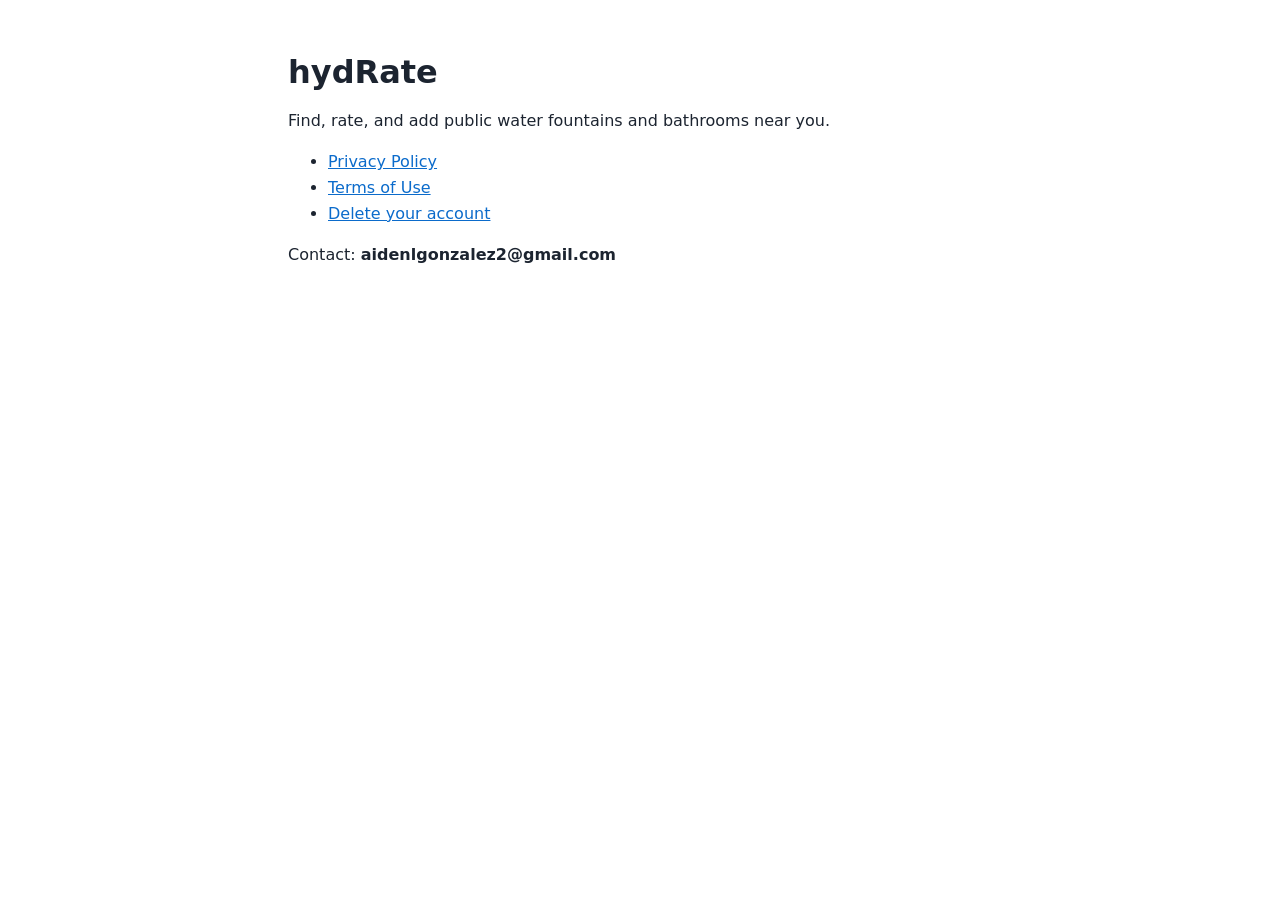
<file: docs/index.html>
<!doctype html>
<html lang="en">
<head>
<meta charset="utf-8">
<meta name="viewport" content="width=device-width, initial-scale=1">
<title>hydRate</title>
<link rel="stylesheet" href="style.css">
</head>
<body>
<main>
<h1>hydRate</h1>
<p>Find, rate, and add public water fountains and bathrooms near you.</p>
<ul>
  <li><a href="privacy.html">Privacy Policy</a></li>
  <li><a href="terms.html">Terms of Use</a></li>
  <li><a href="privacy.html#delete">Delete your account</a></li>
</ul>
<p>Contact: <strong>aidenlgonzalez2@gmail.com</strong></p>
</main>
</body>
</html>
</file>
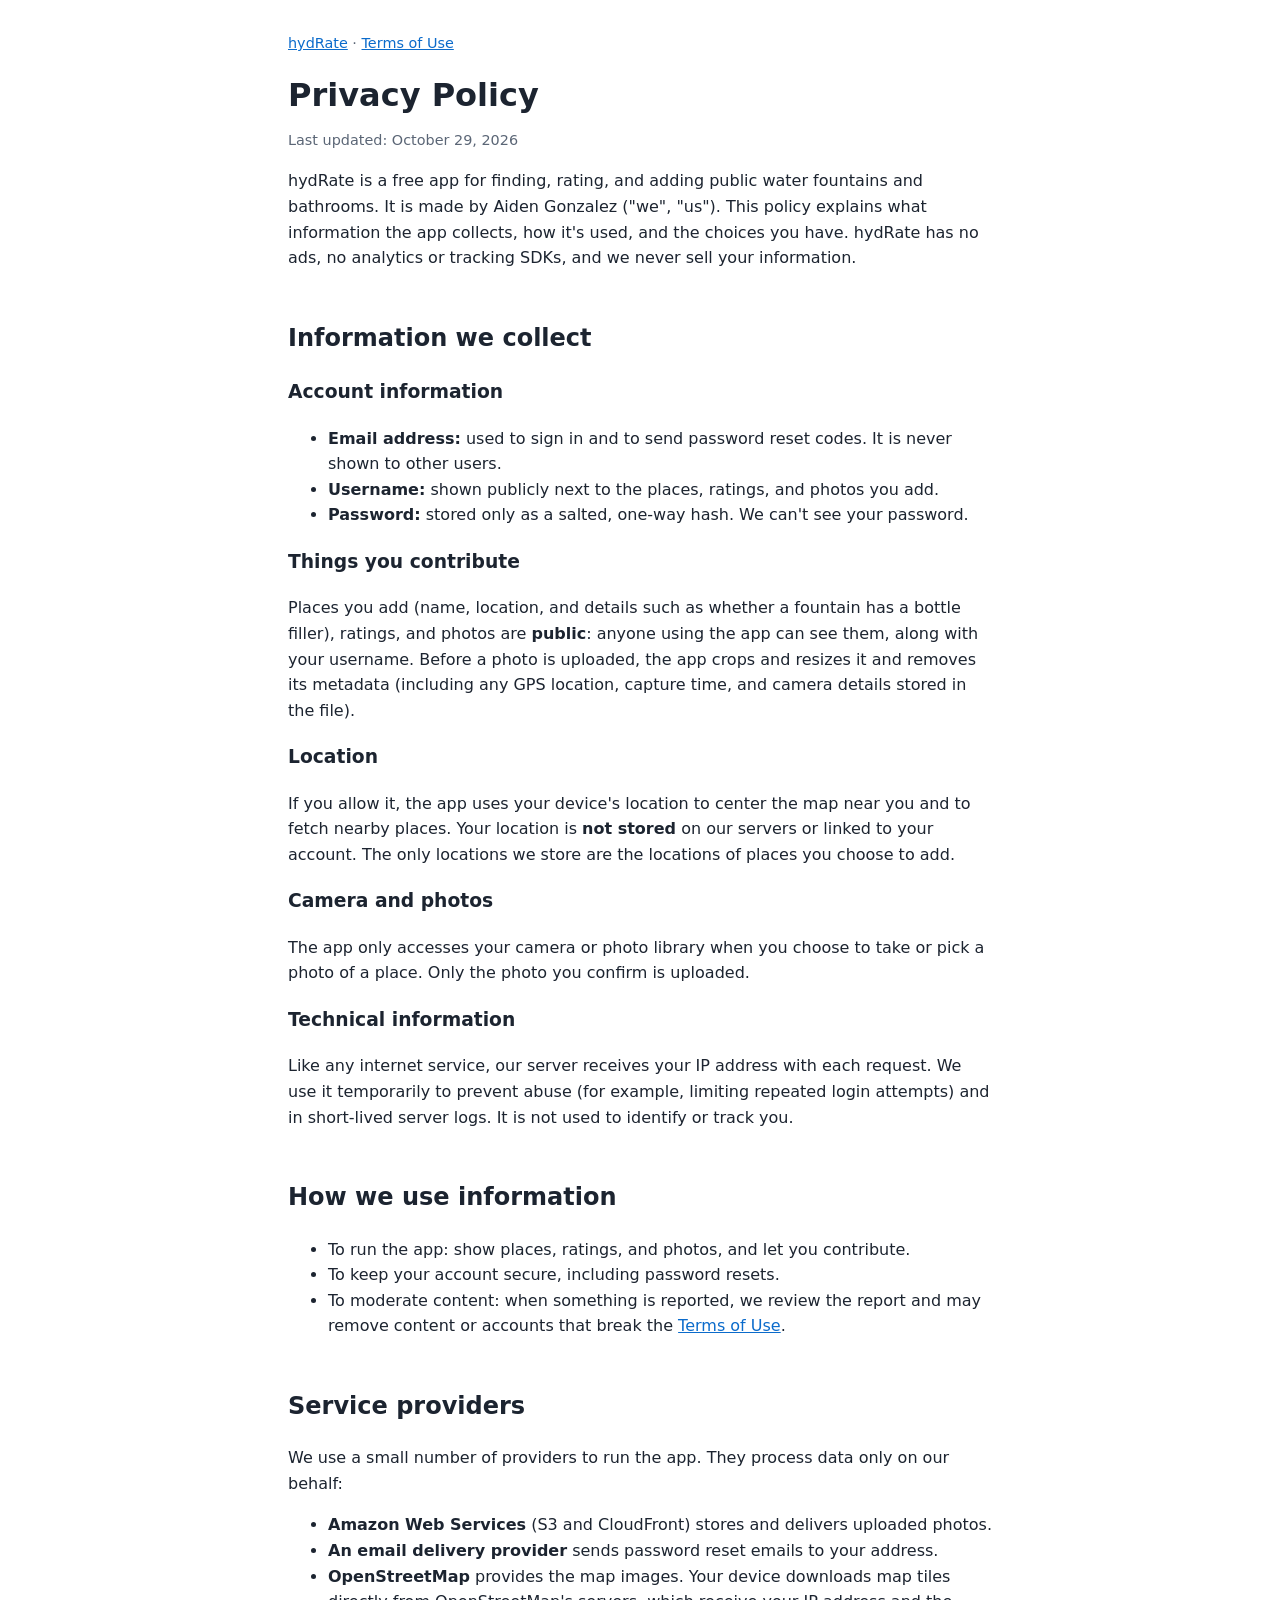
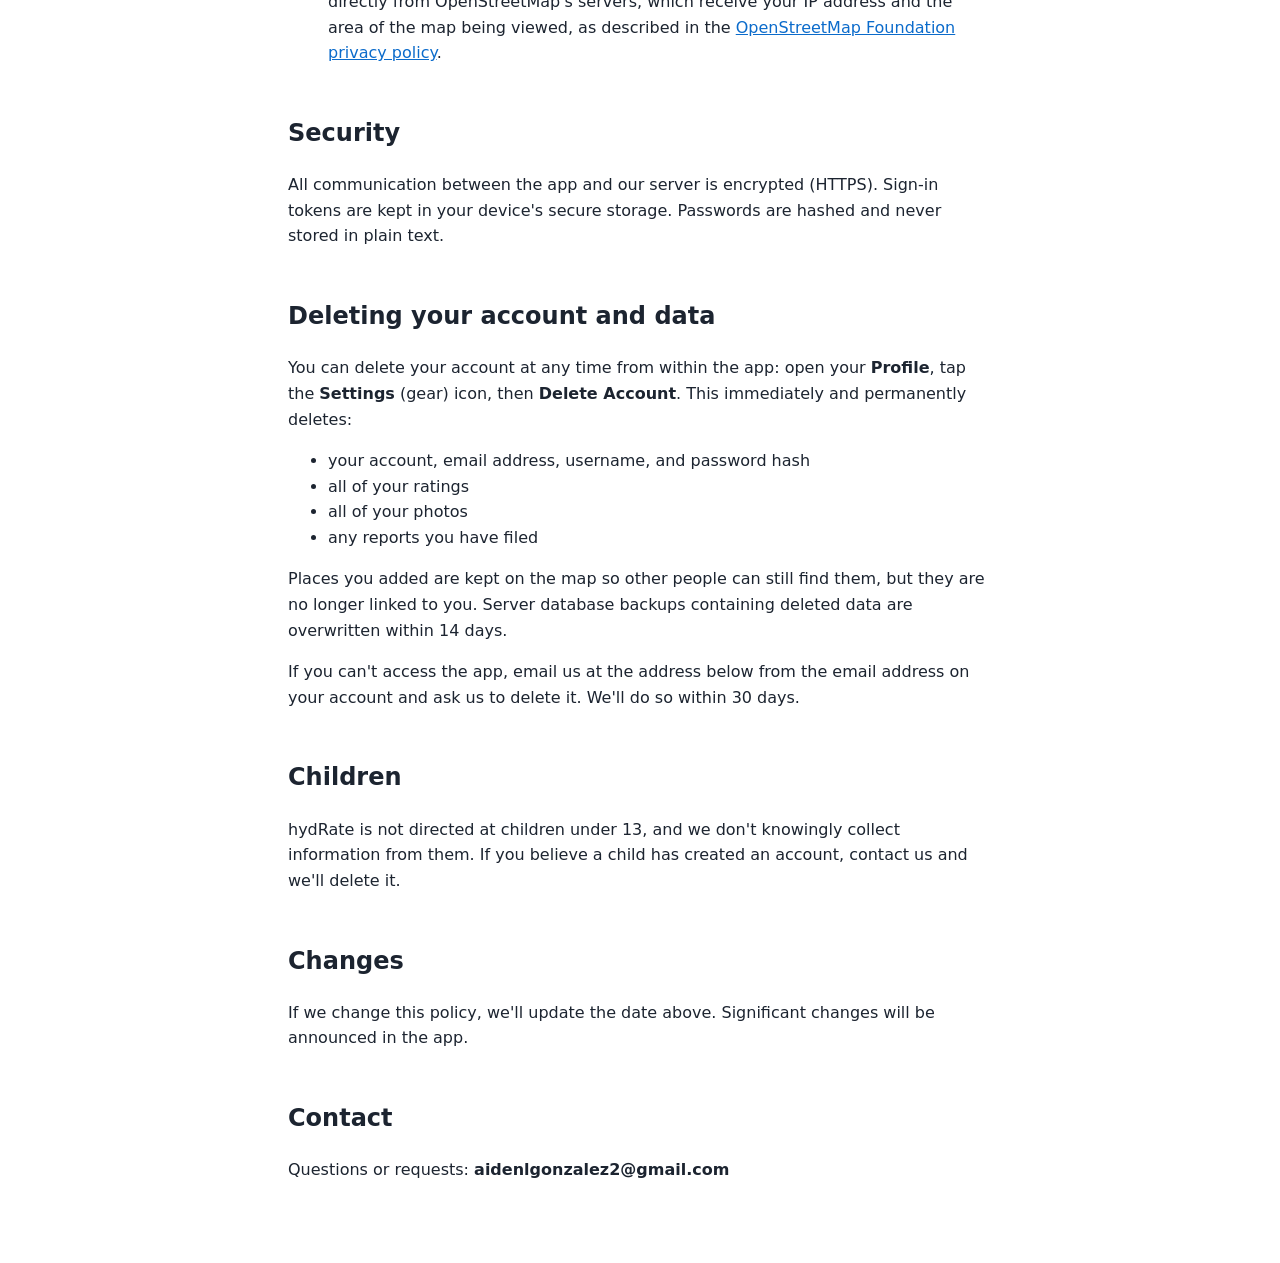
<file: docs/privacy.html>
<!doctype html>
<html lang="en">
<head>
<meta charset="utf-8">
<meta name="viewport" content="width=device-width, initial-scale=1">
<title>hydRate Privacy Policy</title>
<link rel="stylesheet" href="style.css">
</head>
<body>
<main>
<p class="nav"><a href="index.html">hydRate</a> · <a href="terms.html">Terms of Use</a></p>
<h1>Privacy Policy</h1>
<p class="updated">Last updated: October 29, 2026</p>

<p>hydRate is a free app for finding, rating, and adding public water fountains and bathrooms.
It is made by Aiden Gonzalez ("we", "us"). This policy explains what information the app
collects, how it's used, and the choices you have. hydRate has no ads, no analytics or tracking
SDKs, and we never sell your information.</p>

<h2>Information we collect</h2>

<h3>Account information</h3>
<ul>
  <li><strong>Email address:</strong> used to sign in and to send password reset codes. It is
  never shown to other users.</li>
  <li><strong>Username:</strong> shown publicly next to the places, ratings, and photos you add.</li>
  <li><strong>Password:</strong> stored only as a salted, one-way hash. We can't see your password.</li>
</ul>

<h3>Things you contribute</h3>
<p>Places you add (name, location, and details such as whether a fountain has a bottle filler),
ratings, and photos are <strong>public</strong>: anyone using the app can see them, along with
your username. Before a photo is uploaded, the app crops and resizes it and removes its metadata
(including any GPS location, capture time, and camera details stored in the file).</p>

<h3>Location</h3>
<p>If you allow it, the app uses your device's location to center the map near you and to fetch
nearby places. Your location is <strong>not stored</strong> on our servers or linked to your
account. The only locations we store are the locations of places you choose to add.</p>

<h3>Camera and photos</h3>
<p>The app only accesses your camera or photo library when you choose to take or pick a photo
of a place. Only the photo you confirm is uploaded.</p>

<h3>Technical information</h3>
<p>Like any internet service, our server receives your IP address with each request. We use it
temporarily to prevent abuse (for example, limiting repeated login attempts) and in short-lived
server logs. It is not used to identify or track you.</p>

<h2>How we use information</h2>
<ul>
  <li>To run the app: show places, ratings, and photos, and let you contribute.</li>
  <li>To keep your account secure, including password resets.</li>
  <li>To moderate content: when something is reported, we review the report and may remove
  content or accounts that break the <a href="terms.html">Terms of Use</a>.</li>
</ul>

<h2>Service providers</h2>
<p>We use a small number of providers to run the app. They process data only on our behalf:</p>
<ul>
  <li><strong>Amazon Web Services</strong> (S3 and CloudFront) stores and delivers uploaded photos.</li>
  <li><strong>An email delivery provider</strong> sends password reset emails to your address.</li>
  <li><strong>OpenStreetMap</strong> provides the map images. Your device downloads map tiles
  directly from OpenStreetMap's servers, which receive your IP address and the area of the map
  being viewed, as described in the
  <a href="https://osmfoundation.org/wiki/Privacy_Policy">OpenStreetMap Foundation privacy policy</a>.</li>
</ul>

<h2>Security</h2>
<p>All communication between the app and our server is encrypted (HTTPS). Sign-in tokens are kept
in your device's secure storage. Passwords are hashed and never stored in plain text.</p>

<h2 id="delete">Deleting your account and data</h2>
<p>You can delete your account at any time from within the app: open your <strong>Profile</strong>,
tap the <strong>Settings</strong> (gear) icon, then <strong>Delete Account</strong>. This immediately and
permanently deletes:</p>
<ul>
  <li>your account, email address, username, and password hash</li>
  <li>all of your ratings</li>
  <li>all of your photos</li>
  <li>any reports you have filed</li>
</ul>
<p>Places you added are kept on the map so other people can still find them, but they are no longer
linked to you. Server database backups containing deleted data are overwritten within 14 days.</p>
<p>If you can't access the app, email us at the address below from the email address on your
account and ask us to delete it. We'll do so within 30 days.</p>

<h2>Children</h2>
<p>hydRate is not directed at children under 13, and we don't knowingly collect information from
them. If you believe a child has created an account, contact us and we'll delete it.</p>

<h2>Changes</h2>
<p>If we change this policy, we'll update the date above. Significant changes will be announced
in the app.</p>

<h2>Contact</h2>
<p>Questions or requests: <strong>aidenlgonzalez2@gmail.com</strong></p>
</main>
</body>
</html>
</file>
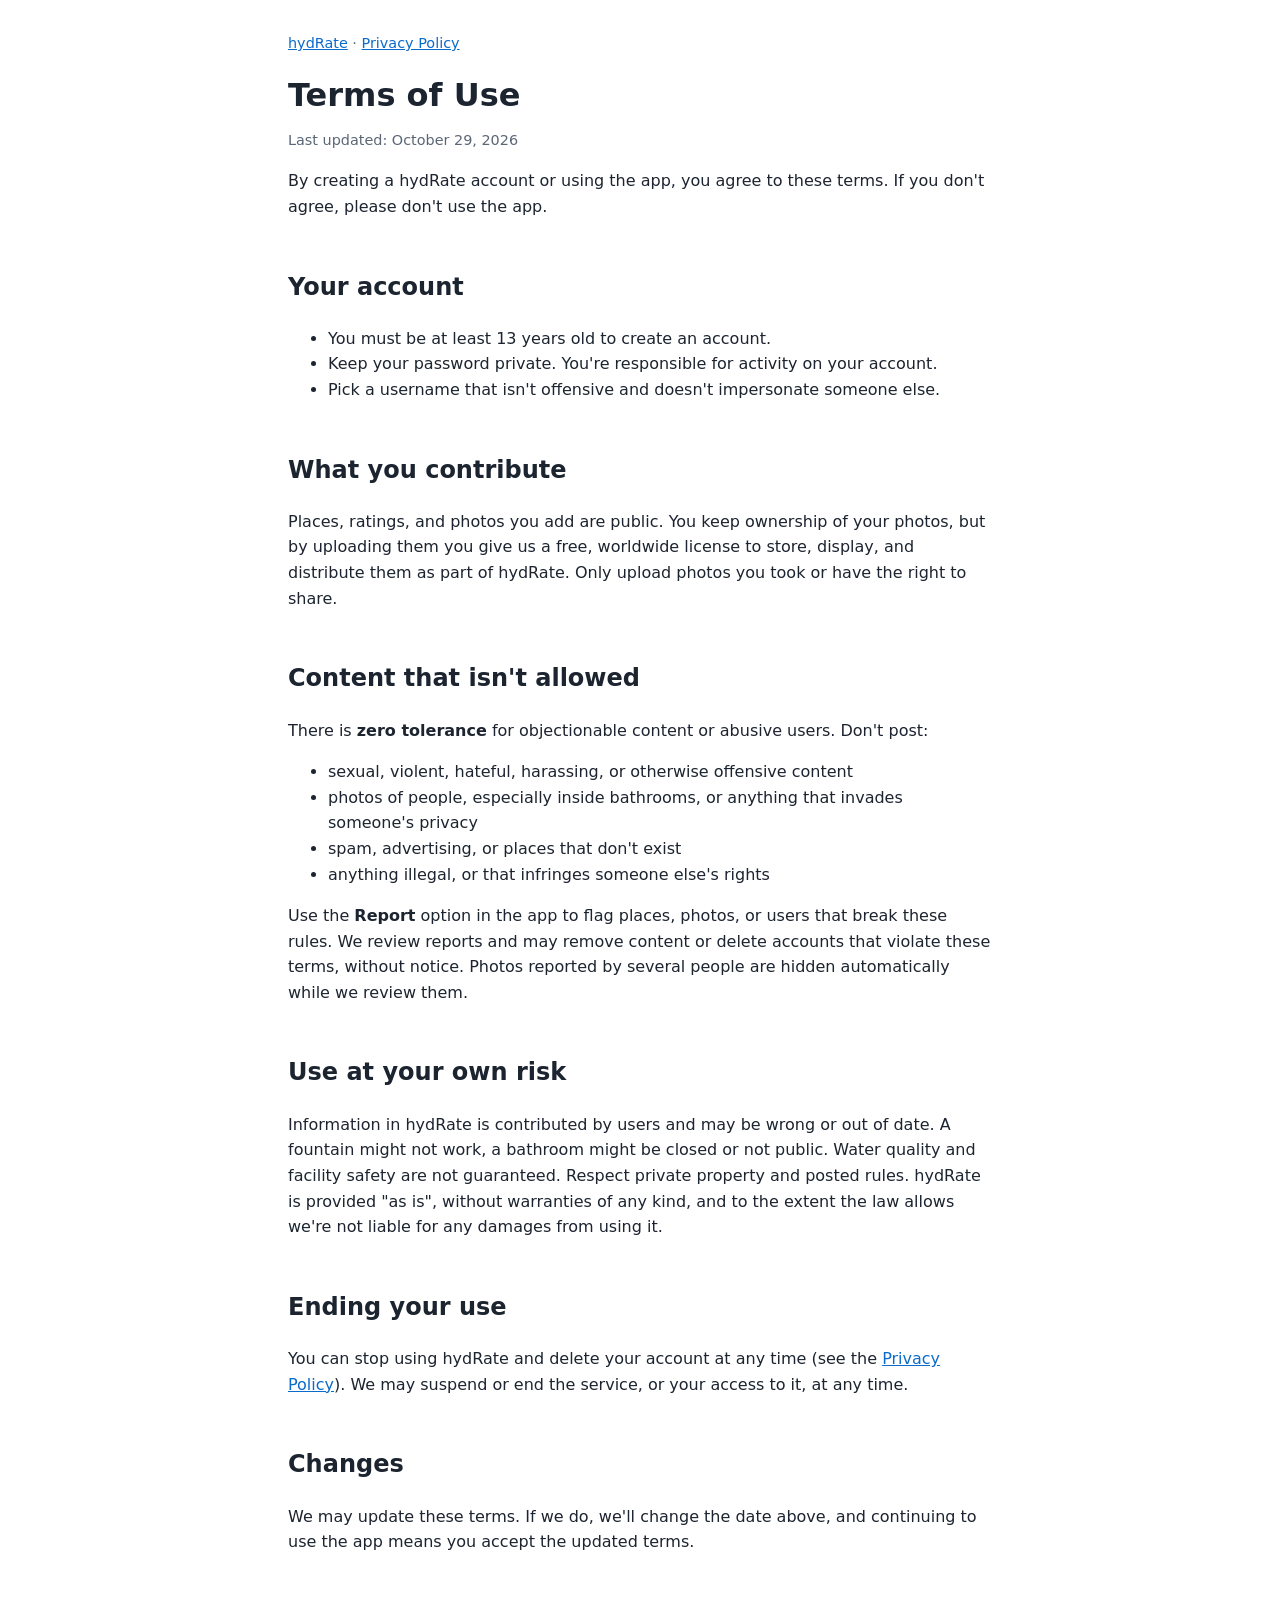
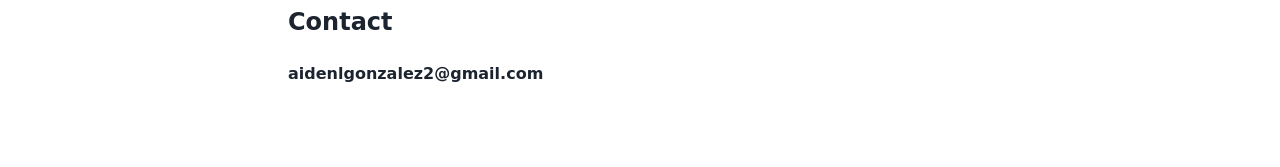
<file: docs/terms.html>
<!doctype html>
<html lang="en">
<head>
<meta charset="utf-8">
<meta name="viewport" content="width=device-width, initial-scale=1">
<title>hydRate Terms of Use</title>
<link rel="stylesheet" href="style.css">
</head>
<body>
<main>
<p class="nav"><a href="index.html">hydRate</a> · <a href="privacy.html">Privacy Policy</a></p>
<h1>Terms of Use</h1>
<p class="updated">Last updated: October 29, 2026</p>

<p>By creating a hydRate account or using the app, you agree to these terms. If you don't agree,
please don't use the app.</p>

<h2>Your account</h2>
<ul>
  <li>You must be at least 13 years old to create an account.</li>
  <li>Keep your password private. You're responsible for activity on your account.</li>
  <li>Pick a username that isn't offensive and doesn't impersonate someone else.</li>
</ul>

<h2>What you contribute</h2>
<p>Places, ratings, and photos you add are public. You keep ownership of your photos, but by
uploading them you give us a free, worldwide license to store, display, and distribute them as
part of hydRate. Only upload photos you took or have the right to share.</p>

<h2>Content that isn't allowed</h2>
<p>There is <strong>zero tolerance</strong> for objectionable content or abusive users. Don't post:</p>
<ul>
  <li>sexual, violent, hateful, harassing, or otherwise offensive content</li>
  <li>photos of people, especially inside bathrooms, or anything that invades someone's privacy</li>
  <li>spam, advertising, or places that don't exist</li>
  <li>anything illegal, or that infringes someone else's rights</li>
</ul>
<p>Use the <strong>Report</strong> option in the app to flag places, photos, or users that break these
rules. We review reports and may remove content or delete accounts that violate these terms,
without notice. Photos reported by several people are hidden automatically while we review them.</p>

<h2>Use at your own risk</h2>
<p>Information in hydRate is contributed by users and may be wrong or out of date. A fountain might
not work, a bathroom might be closed or not public. Water quality and facility safety are not
guaranteed. Respect private property and posted rules. hydRate is provided "as is", without
warranties of any kind, and to the extent the law allows we're not liable for any damages from
using it.</p>

<h2>Ending your use</h2>
<p>You can stop using hydRate and delete your account at any time (see the
<a href="privacy.html#delete">Privacy Policy</a>). We may suspend or end the service, or your
access to it, at any time.</p>

<h2>Changes</h2>
<p>We may update these terms. If we do, we'll change the date above, and continuing to use the app
means you accept the updated terms.</p>

<h2>Contact</h2>
<p><strong>aidenlgonzalez2@gmail.com</strong></p>
</main>
</body>
</html>
</file>
<file: docs/style.css>
:root {
  color-scheme: light dark;
  --text: #1c2430;
  --muted: #5b6676;
  --link: #0b6bcb;
  --bg: #ffffff;
}
@media (prefers-color-scheme: dark) {
  :root {
    --text: #e6eaf0;
    --muted: #9aa5b4;
    --link: #6cb4ff;
    --bg: #12161c;
  }
}
body {
  margin: 0;
  padding: 0 16px;
  background: var(--bg);
  color: var(--text);
  font: 16px/1.6 system-ui, -apple-system, "Segoe UI", Roboto, sans-serif;
}
main {
  max-width: 44rem;
  margin: 0 auto;
  padding: 32px 0 64px;
}
h1 { line-height: 1.2; margin-bottom: 4px; }
h2 { margin-top: 2em; }
a { color: var(--link); }
.nav, .updated { color: var(--muted); font-size: 0.9rem; }
.nav { margin-top: 0; }
</file>
